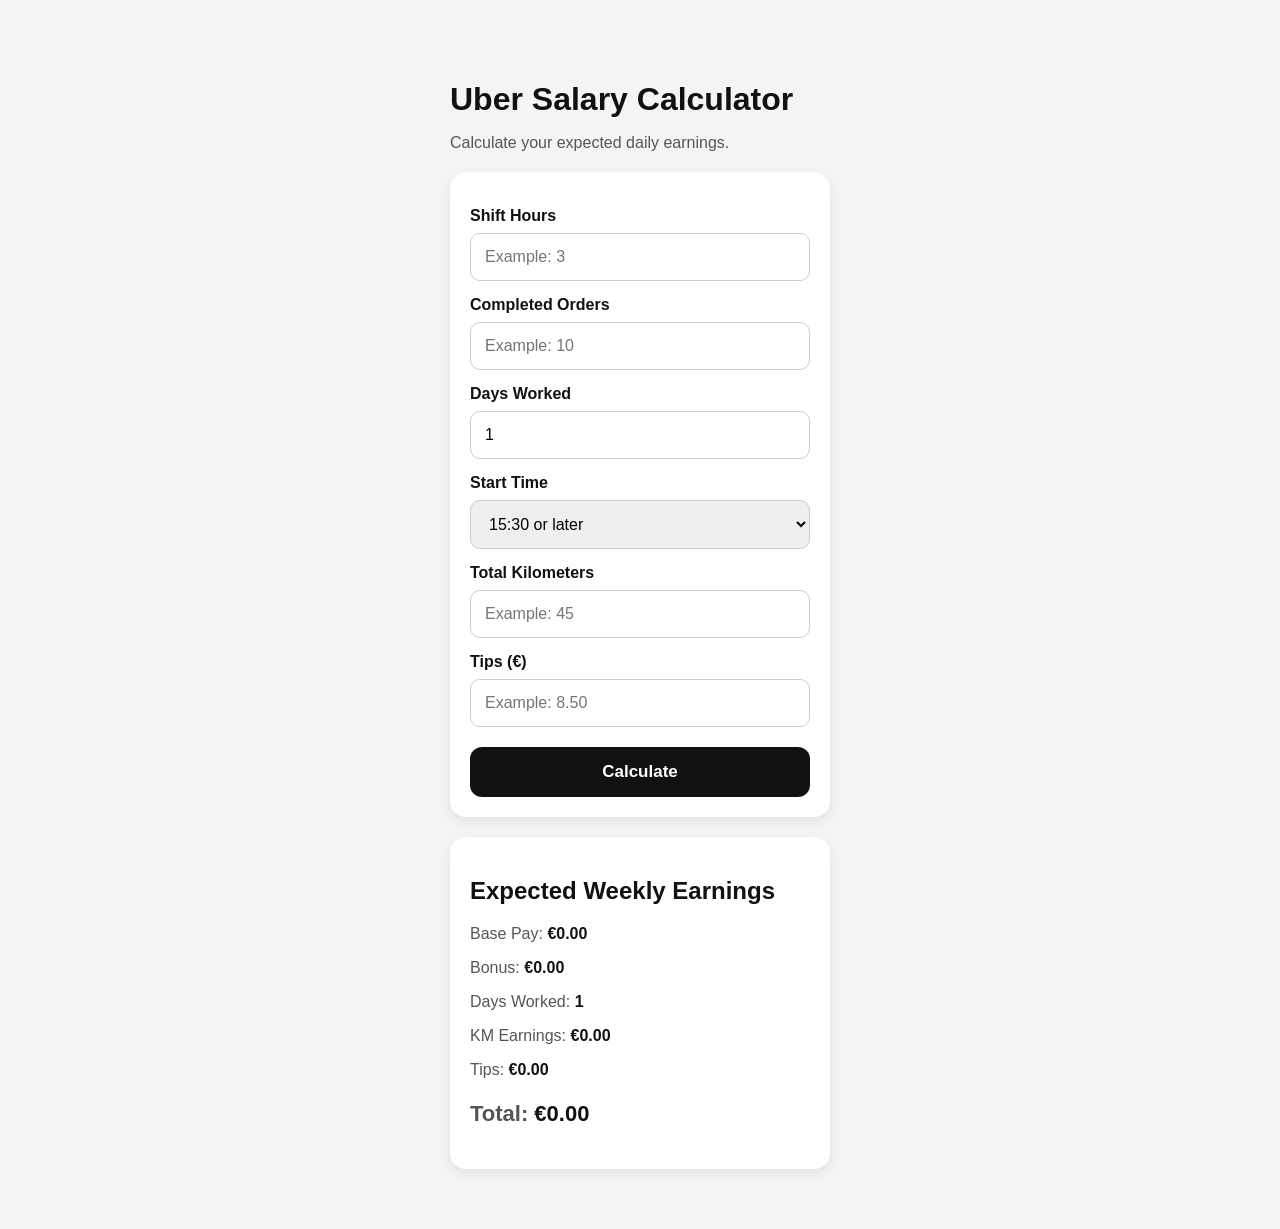
<file: index.html>
<!DOCTYPE html>
<html lang="en">
<head>
  <meta charset="UTF-8" />
  <meta name="viewport" content="width=device-width, initial-scale=1.0" />
  <title>Uber Salary Calculator</title>
  <link rel="icon" type="image/png" href="favicon.png">
  <link rel="stylesheet" href="style.css" />
</head>
<body>

  <div class="container">
    <h1>Uber Salary Calculator</h1>
    <p>Calculate your expected daily earnings.</p>

    <div class="card">
      <label>Shift Hours</label>
      <input type="number" id="hours" placeholder="Example: 3" step="0.5">

      <label>Completed Orders</label>
      <input type="number" id="orders" placeholder="Example: 10">

      <label>Days Worked</label>
      <input type="number" id="days" placeholder="Example: 3" min="1" value="1">

      <label>Start Time</label>
      <select id="startTime">
        <option value="later">15:30 or later</option>
        <option value="earlier">15:00 or earlier</option>
      </select>

      <label>Total Kilometers</label>
      <input
      type="number"
      id="km"
      min="0"
      step="0.1"
      placeholder="Example: 45"
      >

      <label>Tips (€)</label>
      <input
      type="number"
      id="tips"
      min="0"
      step="0.01"
      placeholder="Example: 8.50"
      >

      <button onclick="calculateSalary()">Calculate</button>
    </div>

    <div class="result">
      <h2>Expected Weekly Earnings</h2>
      <p>Base Pay: <span id="basePay">€0.00</span></p>
      <p>Bonus: <span id="bonus">€0.00</span></p>
      <p>Days Worked: <span id="daysResult">1</span></p>
      <p>KM Earnings: <span id="kmPay">€0.00</span></p>
      <p>Tips: <span id="tipsPay">€0.00</span></p>
      <p class="total">Total: <span id="totalPay">€0.00</span></p>

    </div>
  </div>

  <script src="script.js"></script>

</body>
</html>
</file>
<file: style.css>
* {
  box-sizing: border-box;
  font-family: Arial, sans-serif;
}

body {
  margin: 0;
  background: #f4f4f4;
  color: #111;
}

.container {
  max-width: 420px;
  margin: 40px auto;
  padding: 20px;
}

h1 {
  font-size: 32px;
  margin-bottom: 5px;
}

p {
  color: #555;
}

.card,
.result {
  background: white;
  padding: 20px;
  border-radius: 16px;
  margin-top: 20px;
  box-shadow: 0 4px 12px rgba(0,0,0,0.08);
}

label {
  display: block;
  margin-top: 15px;
  font-weight: bold;
}

input,
select {
  width: 100%;
  padding: 14px;
  margin-top: 8px;
  border: 1px solid #ccc;
  border-radius: 10px;
  font-size: 16px;
}

button {
  width: 100%;
  margin-top: 20px;
  padding: 15px;
  background: #111;
  color: white;
  border: none;
  border-radius: 12px;
  font-size: 17px;
  font-weight: bold;
  cursor: pointer;
}

button:hover {
  background: #333;
}

.result span {
  font-weight: bold;
  color: #111;
}

.total {
  font-size: 22px;
  font-weight: bold;
}
</file>
